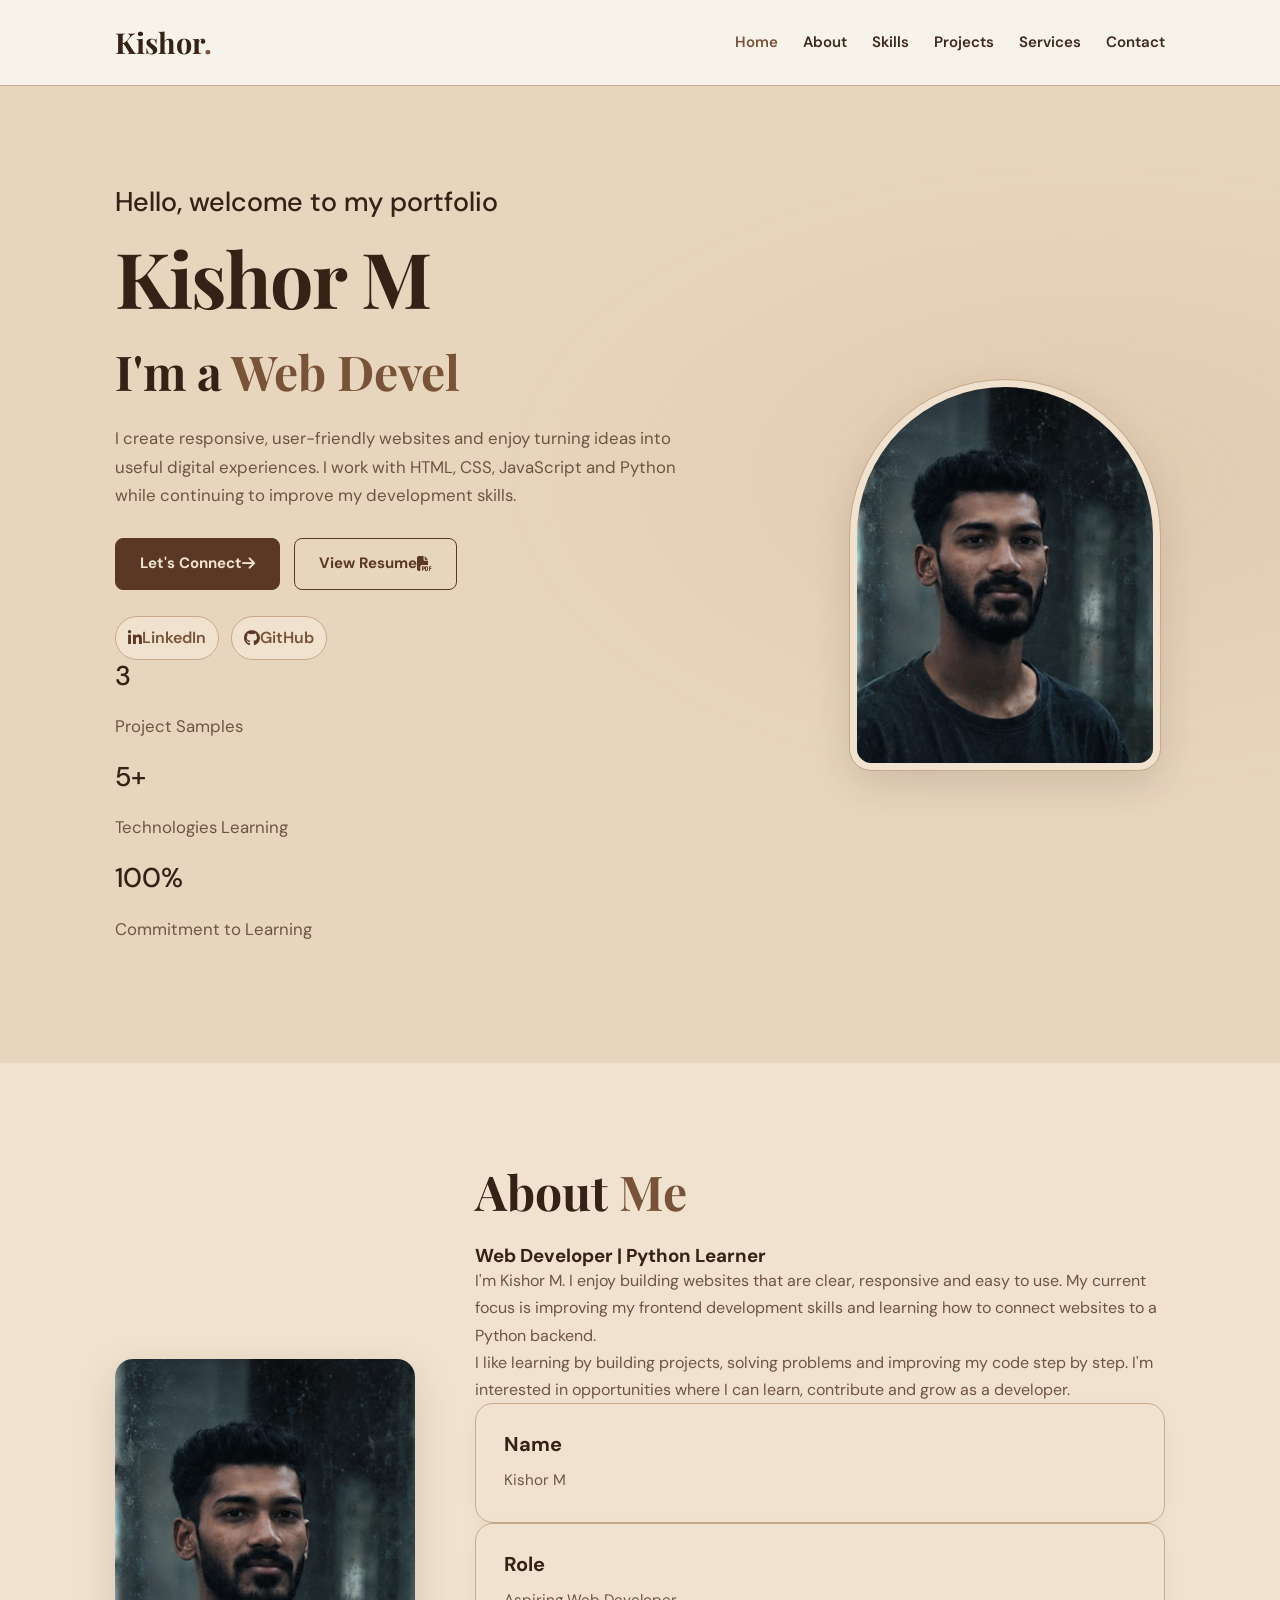
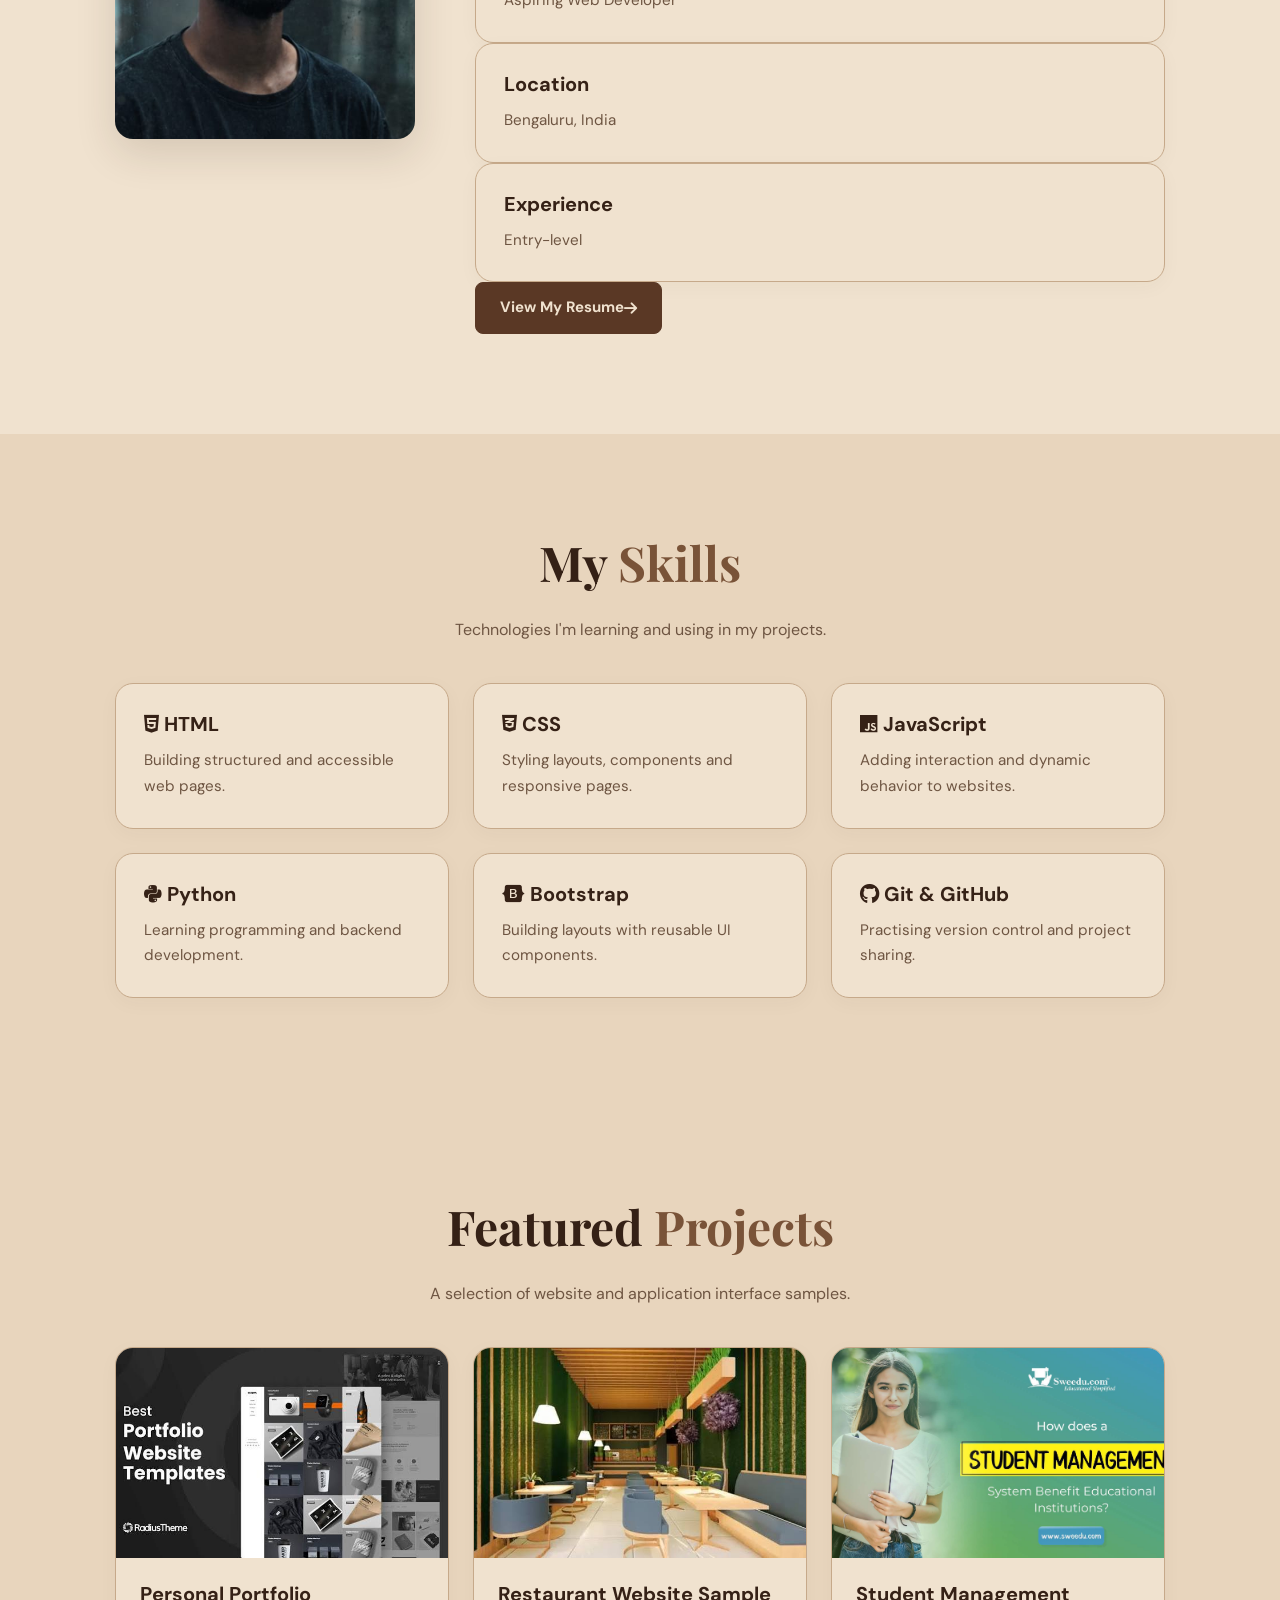
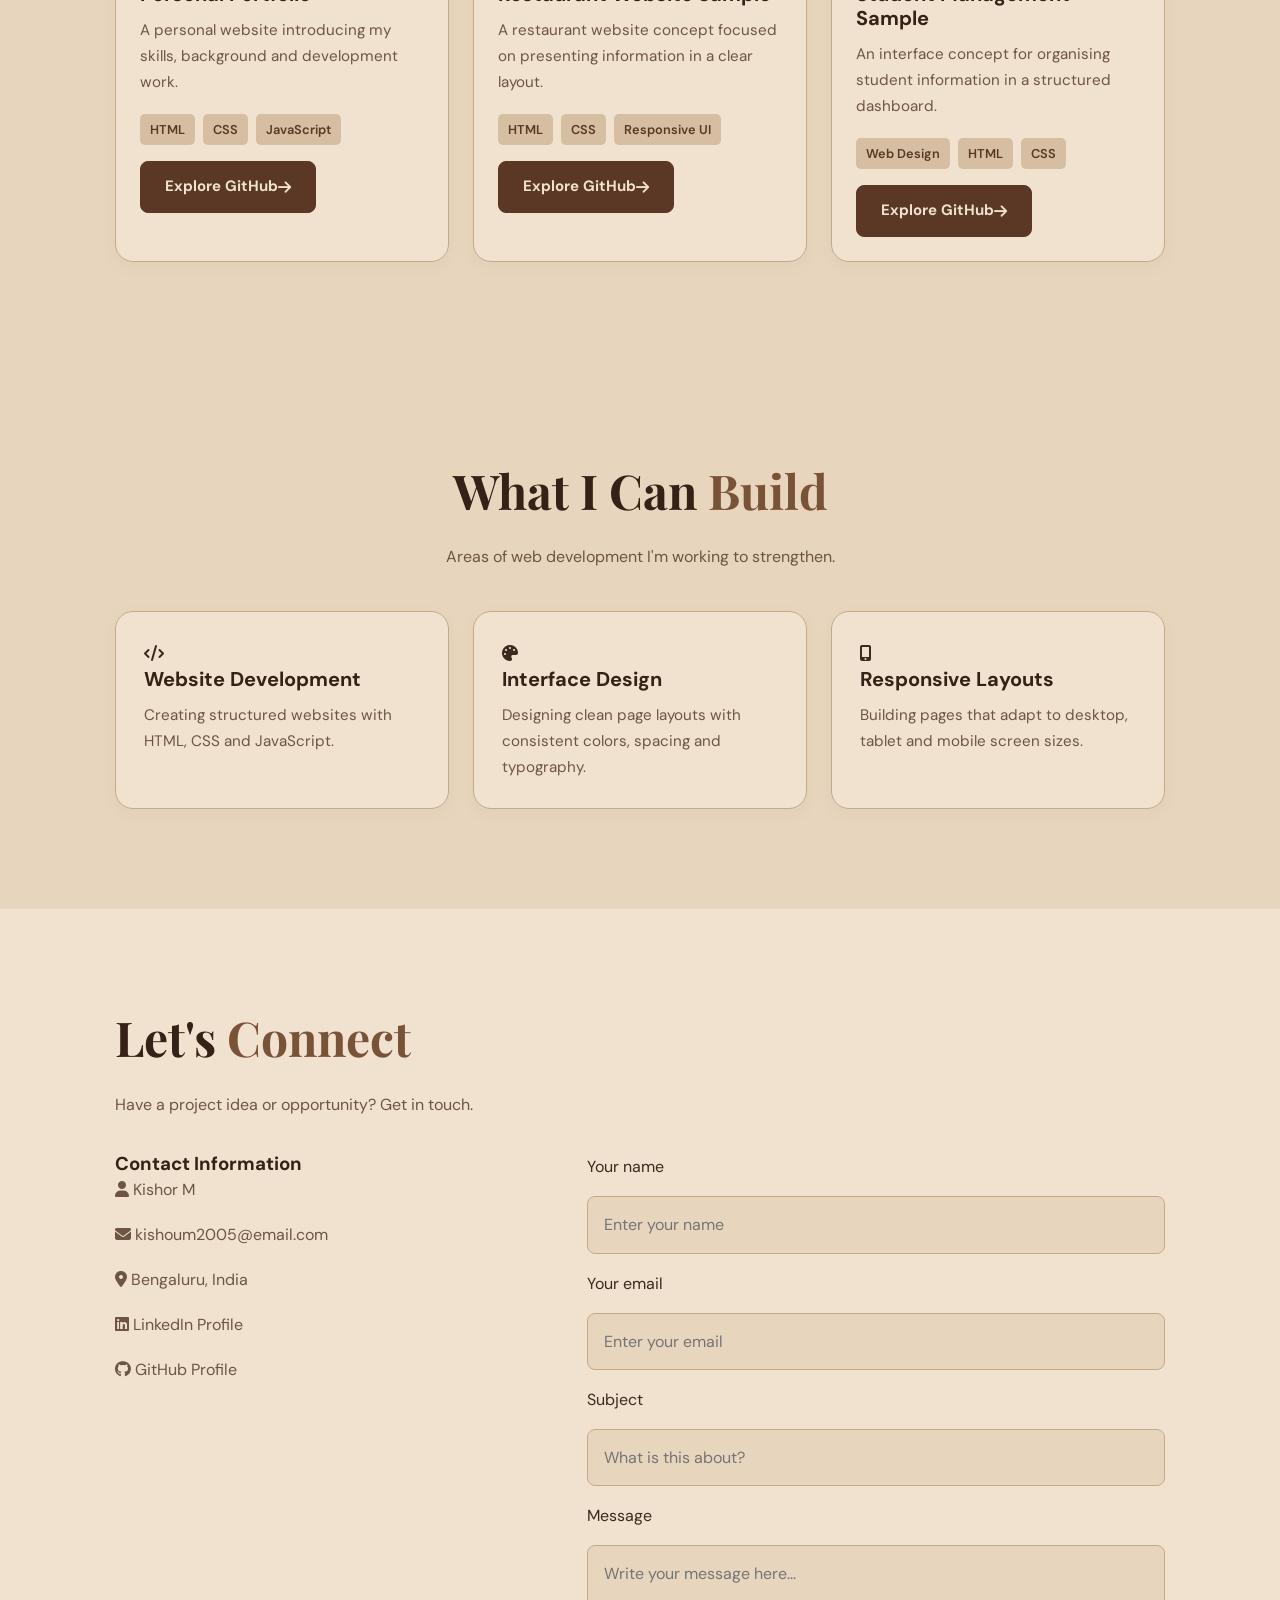
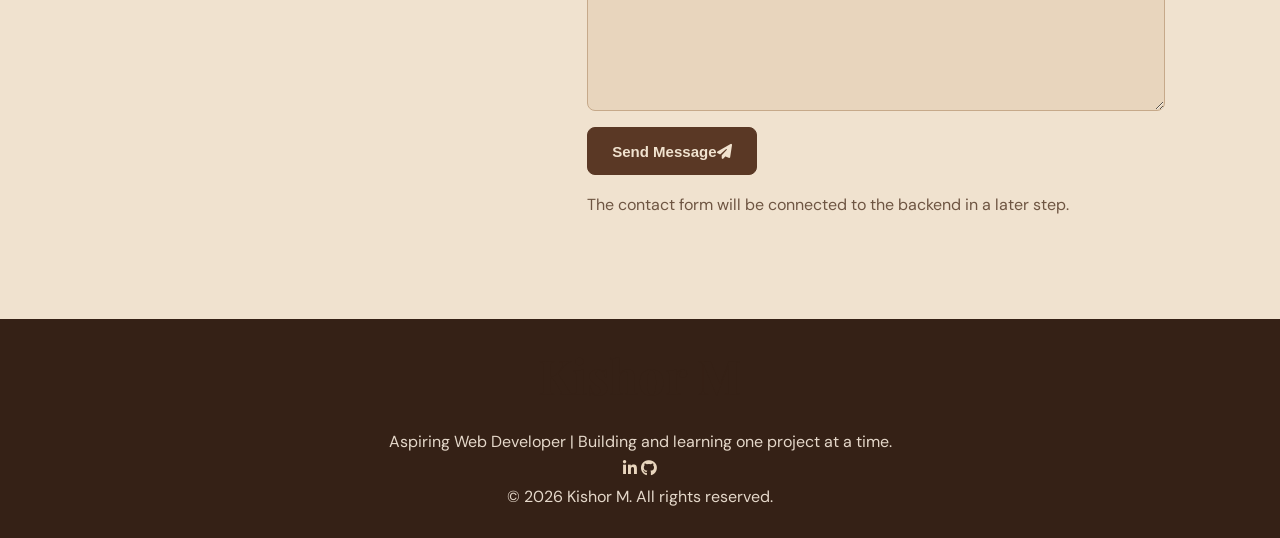
<file: index.html>
<!DOCTYPE html>
<html lang="en">
<head>
    <meta charset="UTF-8">
    <meta name="viewport" content="width=device-width, initial-scale=1.0">

    <meta name="description" content="Kishor M's personal portfolio showcasing web development skills, projects, and contact information.">
    <meta name="theme-color" content="#e8d5bd">

    <title>Kishor M | Web Developer Portfolio</title>

    <link rel="stylesheet" href="css/style.css">
    <link rel="stylesheet" href="css/responsive.css">

    <link rel="preconnect" href="https://fonts.googleapis.com">
    <link rel="preconnect" href="https://fonts.gstatic.com" crossorigin>
    <link href="https://fonts.googleapis.com/css2?family=DM+Sans:wght@400;500;600;700&family=Playfair+Display:wght@500;600;700&display=swap" rel="stylesheet">

    <link rel="stylesheet" href="https://cdnjs.cloudflare.com/ajax/libs/font-awesome/6.6.0/css/all.min.css">
</head>

<body>

    <!-- Header -->
    <header class="header">
        <a href="#home" class="logo">Kishor<span>.</span></a>

        <nav class="navbar" aria-label="Main navigation">
            <a href="#home" class="active">Home</a>
            <a href="#about">About</a>
            <a href="#skills">Skills</a>
            <a href="#projects">Projects</a>
            <a href="#services">Services</a>
            <a href="#contact">Contact</a>
        </nav>
    </header>

    <main>

        <!-- Home -->
        <section class="home" id="home">
            <div class="home-content">
                <h3>Hello, welcome to my portfolio</h3>
                <h1>Kishor M</h1>

                <h2>I'm a <span class="typing">Web Developer</span></h2>

                <p>
                    I create responsive, user-friendly websites and enjoy
                    turning ideas into useful digital experiences. I work
                    with HTML, CSS, JavaScript and Python while continuing
                    to improve my development skills.
                </p>

                <div class="btn-box">
                    <a href="#contact" class="btn">Let's Connect <i class="fas fa-arrow-right"></i></a>

                    <a href="css/resume/resume.pdf" class="btn btn-outline" target="_blank" rel="noopener noreferrer">
                        View Resume <i class="fas fa-file-pdf"></i>
                    </a>
                </div>

                <div class="social-links">
                    <a href="https://www.linkedin.com/in/kishor-m-51826a424/"
                       target="_blank" rel="noopener noreferrer"
                       aria-label="Kishor on LinkedIn">
                        <i class="fab fa-linkedin-in"></i>
                        <span>LinkedIn</span>
                    </a>

                    <a href="https://github.com/kishorm2005"
                       target="_blank" rel="noopener noreferrer"
                       aria-label="Kishor on GitHub">
                        <i class="fab fa-github"></i>
                        <span>GitHub</span>
                    </a>
                </div>

                <div class="stats">
                    <div class="stat-card">
                        <h3>3</h3>
                        <p>Project Samples</p>
                    </div>

                    <div class="stat-card">
                        <h3>5+</h3>
                        <p>Technologies Learning</p>
                    </div>

                    <div class="stat-card">
                        <h3>100%</h3>
                        <p>Commitment to Learning</p>
                    </div>
                </div>
            </div>

            <div class="home-img">
                <img src="css/images/profile.jpg" alt="Portrait of Kishor M">
            </div>
        </section>

        <!-- About -->
        <section class="about" id="about">
            <div class="about-img">
                <img src="css/images/profile.jpg" alt="Kishor M">
            </div>

            <div class="about-content">
                <h2>About <span>Me</span></h2>
                <h3>Web Developer | Python Learner</h3>

                <p>
                    I'm Kishor M. I enjoy building websites that are clear,
                    responsive and easy to use. My current focus is improving
                    my frontend development skills and learning how to connect
                    websites to a Python backend.
                </p>

                <p>
                    I like learning by building projects, solving problems
                    and improving my code step by step. I'm interested in
                    opportunities where I can learn, contribute and grow
                    as a developer.
                </p>

                <div class="about-info">
                    <div class="info-card">
                        <h3>Name</h3>
                        <p>Kishor M</p>
                    </div>

                    <div class="info-card">
                        <h3>Role</h3>
                        <p>Aspiring Web Developer</p>
                    </div>

                    <div class="info-card">
                        <h3>Location</h3>
                        <p>Bengaluru, India</p>
                    </div>

                    <div class="info-card">
                        <h3>Experience</h3>
                        <p>Entry-level</p>
                    </div>
                </div>

                <a href="css/resume/resume.pdf" class="btn" target="_blank" rel="noopener noreferrer">
                    View My Resume <i class="fas fa-arrow-right"></i>
                </a>
            </div>
        </section>

        <!-- Skills -->
        <section class="skills" id="skills">
            <div class="heading">
                <h2>My <span>Skills</span></h2>
                <p>Technologies I'm learning and using in my projects.</p>
            </div>

            <div class="skills-container">
                <div class="skill-box">
                    <h3><i class="fab fa-html5"></i> HTML</h3>
                    <p>Building structured and accessible web pages.</p>
                </div>

                <div class="skill-box">
                    <h3><i class="fab fa-css3-alt"></i> CSS</h3>
                    <p>Styling layouts, components and responsive pages.</p>
                </div>

                <div class="skill-box">
                    <h3><i class="fab fa-js"></i> JavaScript</h3>
                    <p>Adding interaction and dynamic behavior to websites.</p>
                </div>

                <div class="skill-box">
                    <h3><i class="fab fa-python"></i> Python</h3>
                    <p>Learning programming and backend development.</p>
                </div>

                <div class="skill-box">
                    <h3><i class="fab fa-bootstrap"></i> Bootstrap</h3>
                    <p>Building layouts with reusable UI components.</p>
                </div>

                <div class="skill-box">
                    <h3><i class="fab fa-github"></i> Git & GitHub</h3>
                    <p>Practising version control and project sharing.</p>
                </div>
            </div>
        </section>

        <!-- Projects -->
        <section class="projects" id="projects">
            <div class="heading">
                <h2>Featured <span>Projects</span></h2>
                <p>A selection of website and application interface samples.</p>
            </div>

            <div class="projects-container">

                <article class="project-card">
                    <img src="css/images/project1.jpg"
                         alt="Personal portfolio website preview"
                         loading="lazy">

                    <div class="project-card-content">
                        <h3>Personal Portfolio</h3>
                        <p>
                            A personal website introducing my skills,
                            background and development work.
                        </p>

                        <div class="project-tags">
                            <span>HTML</span>
                            <span>CSS</span>
                            <span>JavaScript</span>
                        </div>

                        <a href="https://github.com/kishorm2005"
                           target="_blank" rel="noopener noreferrer"
                           class="btn">
                            Explore GitHub <i class="fas fa-arrow-right"></i>
                        </a>
                    </div>
                </article>

                <article class="project-card">
                    <img src="css/images/project2.jpg"
                         alt="Restaurant website preview"
                         loading="lazy">

                    <div class="project-card-content">
                        <h3>Restaurant Website Sample</h3>
                        <p>
                            A restaurant website concept focused on
                            presenting information in a clear layout.
                        </p>

                        <div class="project-tags">
                            <span>HTML</span>
                            <span>CSS</span>
                            <span>Responsive UI</span>
                        </div>

                        <a href="https://github.com/kishorm2005"
                           target="_blank" rel="noopener noreferrer"
                           class="btn">
                            Explore GitHub <i class="fas fa-arrow-right"></i>
                        </a>
                    </div>
                </article>

                <article class="project-card">
                    <img src="css/images/project3.jpg"
                         alt="Student management interface preview"
                         loading="lazy">

                    <div class="project-card-content">
                        <h3>Student Management Sample</h3>
                        <p>
                            An interface concept for organising student
                            information in a structured dashboard.
                        </p>

                        <div class="project-tags">
                            <span>Web Design</span>
                            <span>HTML</span>
                            <span>CSS</span>
                        </div>

                        <a href="https://github.com/kishorm2005"
                           target="_blank" rel="noopener noreferrer"
                           class="btn">
                            Explore GitHub <i class="fas fa-arrow-right"></i>
                        </a>
                    </div>
                </article>

            </div>
        </section>

        <!-- Services -->
        <section class="services" id="services">
            <div class="heading">
                <h2>What I Can <span>Build</span></h2>
                <p>Areas of web development I'm working to strengthen.</p>
            </div>

            <div class="services-container">
                <div class="service-card">
                    <i class="fas fa-code"></i>
                    <h3>Website Development</h3>
                    <p>
                        Creating structured websites with HTML, CSS
                        and JavaScript.
                    </p>
                </div>

                <div class="service-card">
                    <i class="fas fa-palette"></i>
                    <h3>Interface Design</h3>
                    <p>
                        Designing clean page layouts with consistent
                        colors, spacing and typography.
                    </p>
                </div>

                <div class="service-card">
                    <i class="fas fa-mobile-screen-button"></i>
                    <h3>Responsive Layouts</h3>
                    <p>
                        Building pages that adapt to desktop, tablet
                        and mobile screen sizes.
                    </p>
                </div>
            </div>
        </section>

        <!-- Contact -->
        <section class="contact" id="contact">
            <div class="heading">
                <h2>Let's <span>Connect</span></h2>
                <p>Have a project idea or opportunity? Get in touch.</p>
            </div>

            <div class="contact-container">
                <div class="contact-info">
                    <h3>Contact Information</h3>

                    <p>
                        <i class="fas fa-user"></i>
                        Kishor M
                    </p>

                    <p>
                        <i class="fas fa-envelope"></i>
                        <a href="mailto:kishoum2005@email.com">
                            kishoum2005@email.com
                        </a>
                    </p>

                    <p>
                        <i class="fas fa-location-dot"></i>
                        Bengaluru, India
                    </p>

                    <p>
                        <i class="fab fa-linkedin"></i>
                        <a href="https://www.linkedin.com/in/kishor-m-51826a424/"
                           target="_blank" rel="noopener noreferrer">
                            LinkedIn Profile
                        </a>
                    </p>

                    <p>
                        <i class="fab fa-github"></i>
                        <a href="https://github.com/kishorm2005"
                           target="_blank" rel="noopener noreferrer">
                            GitHub Profile
                        </a>
                    </p>
                </div>

                <form class="contact-form" action="#" method="post">
                    <label for="name">Your name</label>
                    <input type="text" id="name" name="name"
                           placeholder="Enter your name" autocomplete="name"
                           required>

                    <label for="email">Your email</label>
                    <input type="email" id="email" name="email"
                           placeholder="Enter your email"
                           autocomplete="email" required>

                    <label for="subject">Subject</label>
                    <input type="text" id="subject" name="subject"
                           placeholder="What is this about?">

                    <label for="message">Message</label>
                    <textarea id="message" name="message" rows="5"
                              placeholder="Write your message here..."
                              required></textarea>

                    <button type="submit" class="btn">
                        Send Message <i class="fas fa-paper-plane"></i>
                    </button>

                    <p id="form-message" aria-live="polite">
                        The contact form will be connected to the backend
                        in a later step.
                    </p>
                </form>
            </div>
        </section>

    </main>

    <!-- Footer -->
    <footer class="footer">
        <h2>Kishor M</h2>
        <p>Aspiring Web Developer | Building and learning one project at a time.</p>

        <div class="footer-icons">
            <a href="https://www.linkedin.com/in/kishor-m-51826a424/"
               target="_blank" rel="noopener noreferrer"
               aria-label="LinkedIn">
                <i class="fab fa-linkedin-in"></i>
            </a>

            <a href="https://github.com/kishorm2005"
               target="_blank" rel="noopener noreferrer"
               aria-label="GitHub">
                <i class="fab fa-github"></i>
            </a>
        </div>

        <p class="copy">
            &copy; 2026 Kishor M. All rights reserved.
        </p>
    </footer>

    <script src="css/js/script.js"></script>

</body>
</html>
</file>
<file: css/style.css>
/* =========================================
   KISHOR M — PREMIUM CREAM & BROWN PORTFOLIO
========================================= */

@import url('https://fonts.googleapis.com/css2?family=DM+Sans:wght@400;500;600;700&family=Playfair+Display:wght@500;600;700&display=swap');


:root {
    /* Warm cream and brown palette */
    --cream: #e8d5bd;
    --cream-dark: #d6bea2;
    --white: #f0e2cf;
    --brown: #5a3825;
    --brown-dark: #352116;
    --brown-light: #795338;
    --text: #3d291d;
    --muted: #6e5542;
    --border: #c6a98a;
    --shadow: 0 14px 40px rgba(53, 33, 22, 0.14);
    --radius: 18px;
}


* {
    margin: 0;
    padding: 0;
    box-sizing: border-box;
    scroll-behavior: smooth;
}

body {
    background: var(--cream);
    color: var(--text);
    font-family: "DM Sans", sans-serif;
    line-height: 1.7;
    overflow-x: hidden;
}

a {
    color: inherit;
    text-decoration: none;
}

img {
    display: block;
    max-width: 100%;
}

section {
    padding: 100px 9%;
    scroll-margin-top: 90px;
}

h1, h2, h3 {
    color: var(--brown-dark);
    line-height: 1.2;
}

h1, h2 {
    font-family: "Playfair Display", serif;
}

h2 {
    font-size: clamp(2rem, 4vw, 3rem);
    margin-bottom: 24px;
}

p {
    color: var(--muted);
}

span {
    color: var(--brown-light);
}

/* HEADER */

.header {
    position: sticky;
    top: 0;
    z-index: 1000;
    width: 100%;
    min-height: 78px;
    padding: 18px 9%;
    display: flex;
    align-items: center;
    justify-content: space-between;
    gap: 24px;
    background: rgba(248, 244, 236, 0.95);
    border-bottom: 1px solid var(--border);
    backdrop-filter: blur(14px);
}

.logo {
    font-family: "Playfair Display", serif;
    font-size: 1.8rem;
    font-weight: 700;
    color: var(--brown-dark);
    white-space: nowrap;
}

.navbar {
    display: flex;
    align-items: center;
    justify-content: flex-end;
    flex-wrap: wrap;
    gap: 25px;
}

.navbar a {
    color: var(--text);
    font-size: 0.94rem;
    font-weight: 600;
    transition: color 0.25s ease;
}

.navbar a:hover,
.navbar a.active {
    color: var(--brown-light);
}

/* HOME */

.home {
    min-height: 85vh;
    display: flex;
    align-items: center;
    justify-content: space-between;
    gap: 65px;
    background:
        radial-gradient(ellipse at 85% 40%, rgba(188, 154, 119, 0.17), transparent 40%),
        var(--cream);
}

.home-content {
    flex: 1;
    max-width: 680px;
}

.home-content h3 {
    font-size: clamp(1.2rem, 2.5vw, 1.7rem);
    font-weight: 500;
    margin-bottom: 10px;
}

.home-content h1 {
    font-size: clamp(3rem, 6vw, 5rem);
    margin: 12px 0 20px;
    letter-spacing: -1.5px;
}

.home-content p {
    max-width: 580px;
    margin: 20px 0;
    font-size: 1.05rem;
}

.home-img {
    flex: 0 0 320px;
    display: flex;
    justify-content: center;
    align-items: center;
}

.home-img img {
    width: 310px;
    height: 390px;
    object-fit: cover;
    object-position: center;
    border-radius: 160px 160px 22px 22px;
    border: 7px solid var(--white);
    outline: 1px solid var(--border);
    box-shadow: var(--shadow);
    animation: floatImage 5s ease-in-out infinite;
}

@keyframes floatImage {
    0%, 100% { transform: translateY(0); }
    50% { transform: translateY(-10px); }
}

/* BUTTONS */

.btn-box,
.button-group {
    display: flex;
    flex-wrap: wrap;
    gap: 14px;
    margin-top: 28px;
}

.btn,
.btn-box a,
.button-group a {
    display: inline-flex;
    align-items: center;
    justify-content: center;
    min-height: 48px;
    padding: 12px 24px;
    border: 1px solid var(--brown);
    border-radius: 8px;
    background: var(--brown);
    color: var(--white);
    font-size: 0.94rem;
    font-weight: 700;
    cursor: pointer;
    transition: transform 0.25s ease, background 0.25s ease, box-shadow 0.25s ease;
}

.btn:hover,
.btn-box a:hover,
.button-group a:hover {
    background: var(--brown-dark);
    box-shadow: 0 8px 20px rgba(65, 43, 30, 0.15);
    transform: translateY(-3px);
}

.btn-outline,
.btn-box a:nth-child(2),
.button-group a:nth-child(2) {
    background: transparent;
    color: var(--brown);
}

.btn-outline:hover,
.btn-box a:nth-child(2):hover,
.button-group a:nth-child(2):hover {
    background: var(--brown);
    color: var(--white);
}

/* SOCIAL LINKS */

.home-sci,
.social-links {
    display: flex;
    align-items: center;
    flex-wrap: wrap;
    gap: 12px;
    margin-top: 26px;
}

.home-sci a,
.social-links a {
    display: inline-flex;
    align-items: center;
    justify-content: center;
    min-width: 44px;
    height: 44px;
    padding: 0 12px;
    border: 1px solid var(--border);
    border-radius: 50px;
    background: var(--white);
    color: var(--brown);
    font-weight: 600;
    transition: 0.25s ease;
}

.home-sci a:hover,
.social-links a:hover {
    color: var(--white);
    background: var(--brown);
    border-color: var(--brown);
    transform: translateY(-3px);
}

/* ABOUT */

.about {
    display: flex;
    align-items: center;
    gap: 60px;
    background: var(--white);
}

.about-img {
    flex: 0 0 300px;
}

.about-img img {
    width: 100%;
    height: 380px;
    object-fit: cover;
    border-radius: var(--radius);
    box-shadow: var(--shadow);
}

.about-text {
    flex: 1;
}

.about-text h2 {
    margin-bottom: 20px;
}

.about-text p {
    margin-bottom: 18px;
}

/* SKILLS */

.skills,
.services,
.projects {
    text-align: center;
}

.skills-container,
.services-container,
.projects-container {
    display: grid;
    grid-template-columns: repeat(3, minmax(0, 1fr));
    gap: 24px;
    margin-top: 40px;
    text-align: left;
}

.skill-box,
.service-card,
.project-card,
.info-card {
    padding: 28px;
    border: 1px solid var(--border);
    border-radius: var(--radius);
    background: var(--white);
    box-shadow: 0 5px 20px rgba(65, 43, 30, 0.035);
    transition: transform 0.3s ease, box-shadow 0.3s ease;
}

.skill-box:hover,
.service-card:hover,
.project-card:hover,
.info-card:hover {
    transform: translateY(-6px);
    box-shadow: var(--shadow);
}

.skill-box h3,
.service-card h3,
.project-card h3,
.info-card h3 {
    margin-bottom: 12px;
    font-size: 1.25rem;
}

.skill-box p,
.service-card p,
.project-card p,
.info-card p {
    font-size: 0.95rem;
}

/* SKILL PROGRESS */

.progress-bar {
    width: 100%;
    height: 8px;
    margin: 14px 0 22px;
    overflow: hidden;
    border-radius: 20px;
    background: var(--cream-dark);
}

.progress-bar span {
    display: block;
    height: 100%;
    border-radius: inherit;
    background: var(--brown-light);
}

/* PROJECTS */

.project-card {
    padding: 0;
    overflow: hidden;
}

.project-card img {
    width: 100%;
    height: 210px;
    object-fit: cover;
    background: var(--cream-dark);
    transition: transform 0.4s ease;
}

.project-card:hover img {
    transform: scale(1.04);
}

.project-card-content {
    padding: 24px;
}

.project-card p {
    margin: 12px 0 18px;
}

.project-tags {
    display: flex;
    flex-wrap: wrap;
    gap: 8px;
    margin: 16px 0;
}

.project-tags span {
    padding: 5px 10px;
    border-radius: 5px;
    background: var(--cream-dark);
    color: var(--brown);
    font-size: 0.8rem;
    font-weight: 600;
}

/* CONTACT */

.contact {
    background: var(--white);
}

.contact-container {
    display: grid;
    grid-template-columns: 0.85fr 1.15fr;
    gap: 45px;
    max-width: 1100px;
    margin: 35px auto 0;
}

.contact-info p {
    margin-bottom: 18px;
}

.contact-form {
    display: flex;
    flex-direction: column;
    gap: 16px;
}

.contact-form input,
.contact-form textarea,
input,
textarea,
select {
    width: 100%;
    padding: 14px 16px;
    border: 1px solid var(--border);
    border-radius: 8px;
    outline: none;
    background: var(--cream);
    color: var(--text);
    font: inherit;
}

.contact-form input:focus,
.contact-form textarea:focus,
input:focus,
textarea:focus,
select:focus {
    border-color: var(--brown-light);
    box-shadow: 0 0 0 3px rgba(140, 106, 82, 0.1);
}

.contact-form textarea,
textarea {
    min-height: 150px;
    resize: vertical;
}

.contact-form button {
    align-self: flex-start;
}

/* FOOTER */

footer,
.footer {
    padding: 28px 9%;
    text-align: center;
    background: var(--brown-dark);
    color: var(--cream);
}

footer p,
.footer p {
    color: #e5d8ca;
}

/* GENERAL CONTENT */

.page-header {
    padding: 70px 9% 35px;
    text-align: center;
}

.page-content {
    min-height: 55vh;
    padding: 40px 9% 100px;
}

.container {
    width: 100%;
    max-width: 1200px;
    margin: auto;
}

.section-subtitle {
    max-width: 650px;
    margin: 0 auto;
}

ul {
    padding-left: 22px;
}

li {
    margin-bottom: 8px;
}

/* ANIMATIONS */

@media (prefers-reduced-motion: no-preference) {
    .home-content,
    .about-text {
        animation: fadeIn 0.8s ease both;
    }
}

@keyframes fadeIn {
    from { opacity: 0; transform: translateY(14px); }
    to { opacity: 1; transform: translateY(0); }
}

/* TABLET */

@media (max-width: 1000px) {
    section {
        padding: 80px 6%;
    }

    .header {
        padding: 18px 6%;
    }

    .navbar {
        gap: 15px;
    }

    .home {
        gap: 35px;
    }

    .home-img {
        flex-basis: 260px;
    }

    .home-img img {
        width: 260px;
        height: 330px;
    }

    .skills-container,
    .services-container,
    .projects-container {
        grid-template-columns: repeat(2, minmax(0, 1fr));
    }
}

/* MOBILE */

@media (max-width: 700px) {
    .header {
        position: sticky;
        flex-direction: column;
        align-items: flex-start;
        gap: 12px;
        padding: 14px 5%;
    }

    .logo {
        font-size: 1.55rem;
    }

    .navbar {
        width: 100%;
        justify-content: flex-start;
        gap: 10px 18px;
    }

    .navbar a {
        font-size: 0.85rem;
    }

    section {
        padding: 60px 5%;
    }

    .home {
        min-height: auto;
        flex-direction: column-reverse;
        align-items: flex-start;
        gap: 35px;
        padding-top: 45px;
    }

    .home-content h1 {
        font-size: clamp(2.8rem, 12vw, 4rem);
    }

    .home-content p {
        font-size: 1rem;
    }

    .home-img {
        align-self: center;
        flex: none;
    }

    .home-img img {
        width: min(72vw, 270px);
        height: min(90vw, 330px);
    }

    .about {
        flex-direction: column;
        align-items: stretch;
        gap: 30px;
    }

    .about-img {
        flex: none;
        width: min(100%, 320px);
        margin: auto;
    }

    .about-img img {
        height: 320px;
    }

    .skills-container,
    .services-container,
    .projects-container {
        grid-template-columns: 1fr;
    }

    .contact-container {
        grid-template-columns: 1fr;
        gap: 30px;
    }

    .btn-box,
    .button-group {
        gap: 10px;
    }

    .btn-box a,
    .button-group a {
        padding: 11px 17px;
    }

    .page-header {
        padding: 50px 5% 20px;
    }

    .page-content {
        padding: 25px 5% 60px;
    }

    footer,
    .footer {
        padding: 25px 5%;
    }
}

/* Mobile navigation menu */

.menu-btn {
    display: none;
    align-items: center;
    justify-content: center;
    width: 42px;
    height: 42px;
    border: 1px solid var(--border);
    border-radius: 8px;
    background: var(--white);
    color: var(--brown-dark);
    font-size: 1.2rem;
    cursor: pointer;
}

@media (max-width: 600px) {
    .header {
        display: flex;
        flex-direction: row;
        flex-wrap: wrap;
        align-items: center;
        justify-content: space-between;
    }

    .menu-btn {
        display: inline-flex;
    }

    .navbar {
        display: none;
        flex-basis: 100%;
        width: 100%;
        flex-direction: column;
        align-items: flex-start;
        gap: 12px;
        padding: 12px 0 6px;
    }

    .navbar.nav-open {
        display: flex;
    }
}
</file>
<file: css/responsive.css>
/* ==================================
   RESPONSIVE PORTFOLIO DESIGN
   Cream and Dark Brown Theme
================================== */

@media (max-width: 1100px) {
    section {
        padding-left: 6%;
        padding-right: 6%;
    }

    .header {
        padding-left: 6%;
        padding-right: 6%;
    }

    .home {
        gap: 35px;
    }

    .home-img {
        flex-basis: 270px;
    }

    .home-img img {
        width: 270px;
        height: 350px;
    }

    .about {
        gap: 35px;
    }
}

/* Tablet */

@media (max-width: 850px) {
    .header {
        gap: 15px;
    }

    .navbar {
        gap: 14px;
    }

    .navbar a {
        font-size: 0.88rem;
    }

    .home {
        min-height: auto;
        padding-top: 65px;
        padding-bottom: 65px;
    }

    .home-content h1 {
        font-size: clamp(2.7rem, 6vw, 4rem);
    }

    .home-img {
        flex-basis: 230px;
    }

    .home-img img {
        width: 230px;
        height: 300px;
    }

    .about-img {
        flex-basis: 240px;
    }

    .about-img img {
        height: 320px;
    }

    .skills-container,
    .services-container,
    .projects-container {
        grid-template-columns: repeat(2, minmax(0, 1fr));
    }

    .stats {
        display: grid;
        grid-template-columns: repeat(3, minmax(0, 1fr));
        gap: 10px;
    }

    .stat-card {
        min-width: 0;
    }
}

/* Mobile */

@media (max-width: 600px) {
    section {
        padding: 55px 5%;
    }

    .header {
        position: sticky;
        top: 0;
        align-items: flex-start;
        flex-direction: column;
        padding: 14px 5%;
        gap: 12px;
    }

    .logo {
        font-size: 1.6rem;
    }

    .navbar {
        display: flex;
        width: 100%;
        flex-wrap: wrap;
        justify-content: flex-start;
        gap: 8px 16px;
    }

    .navbar a {
        font-size: 0.83rem;
        padding: 3px 0;
    }

    .home {
        flex-direction: column-reverse;
        align-items: stretch;
        gap: 30px;
        padding-top: 40px;
    }

    .home-content {
        width: 100%;
    }

    .home-content h1 {
        font-size: clamp(2.8rem, 12vw, 3.8rem);
        overflow-wrap: anywhere;
    }

    .home-content h2 {
        font-size: 1.5rem;
    }

    .home-content p {
        font-size: 0.98rem;
    }

    .home-img {
        flex: none;
        align-self: center;
    }

    .home-img img {
        width: min(70vw, 260px);
        height: min(88vw, 320px);
    }

    .btn-box {
        display: flex;
        flex-wrap: wrap;
        gap: 10px;
    }

    .btn-box a,
    .btn {
        max-width: 100%;
        padding: 11px 16px;
        font-size: 0.88rem;
    }

    .social-links {
        display: flex;
        flex-wrap: wrap;
        gap: 10px;
    }

    .stats {
        display: grid;
        grid-template-columns: repeat(3, minmax(0, 1fr));
        gap: 8px;
    }

    .stat-card {
        padding: 12px 7px;
        text-align: center;
    }

    .stat-card h3 {
        font-size: 1.2rem;
    }

    .stat-card p {
        font-size: 0.72rem;
        overflow-wrap: anywhere;
    }

    .about {
        flex-direction: column;
        align-items: stretch;
        gap: 25px;
    }

    .about-img {
        width: min(100%, 280px);
        flex: none;
        margin: 0 auto;
    }

    .about-img img {
        height: 300px;
    }

    .about-info {
        display: grid;
        grid-template-columns: repeat(2, minmax(0, 1fr));
        gap: 12px;
    }

    .info-card {
        padding: 15px;
        overflow-wrap: anywhere;
    }

    .skills-container,
    .services-container,
    .projects-container {
        grid-template-columns: 1fr;
        gap: 18px;
    }

    .skill-box,
    .service-card {
        padding: 22px;
    }

    .project-card img {
        height: 200px;
    }

    .project-card-content {
        padding: 20px;
    }

    .contact-container {
        grid-template-columns: 1fr;
        gap: 28px;
    }

    .contact-info p {
        overflow-wrap: anywhere;
    }

    .contact-form input,
    .contact-form textarea {
        font-size: 16px;
    }

    .footer {
        padding: 25px 5%;
    }
}

/* Small mobile screens */

@media (max-width: 380px) {
    .navbar {
        gap: 7px 12px;
    }

    .navbar a {
        font-size: 0.78rem;
    }

    .about-info {
        grid-template-columns: 1fr;
    }

    .stats {
        grid-template-columns: 1fr;
    }

    .stat-card {
        text-align: left;
        padding: 12px 16px;
    }

    .btn-box {
        flex-direction: column;
        align-items: stretch;
    }

    .btn-box a {
        width: 100%;
    }
}
</file>
